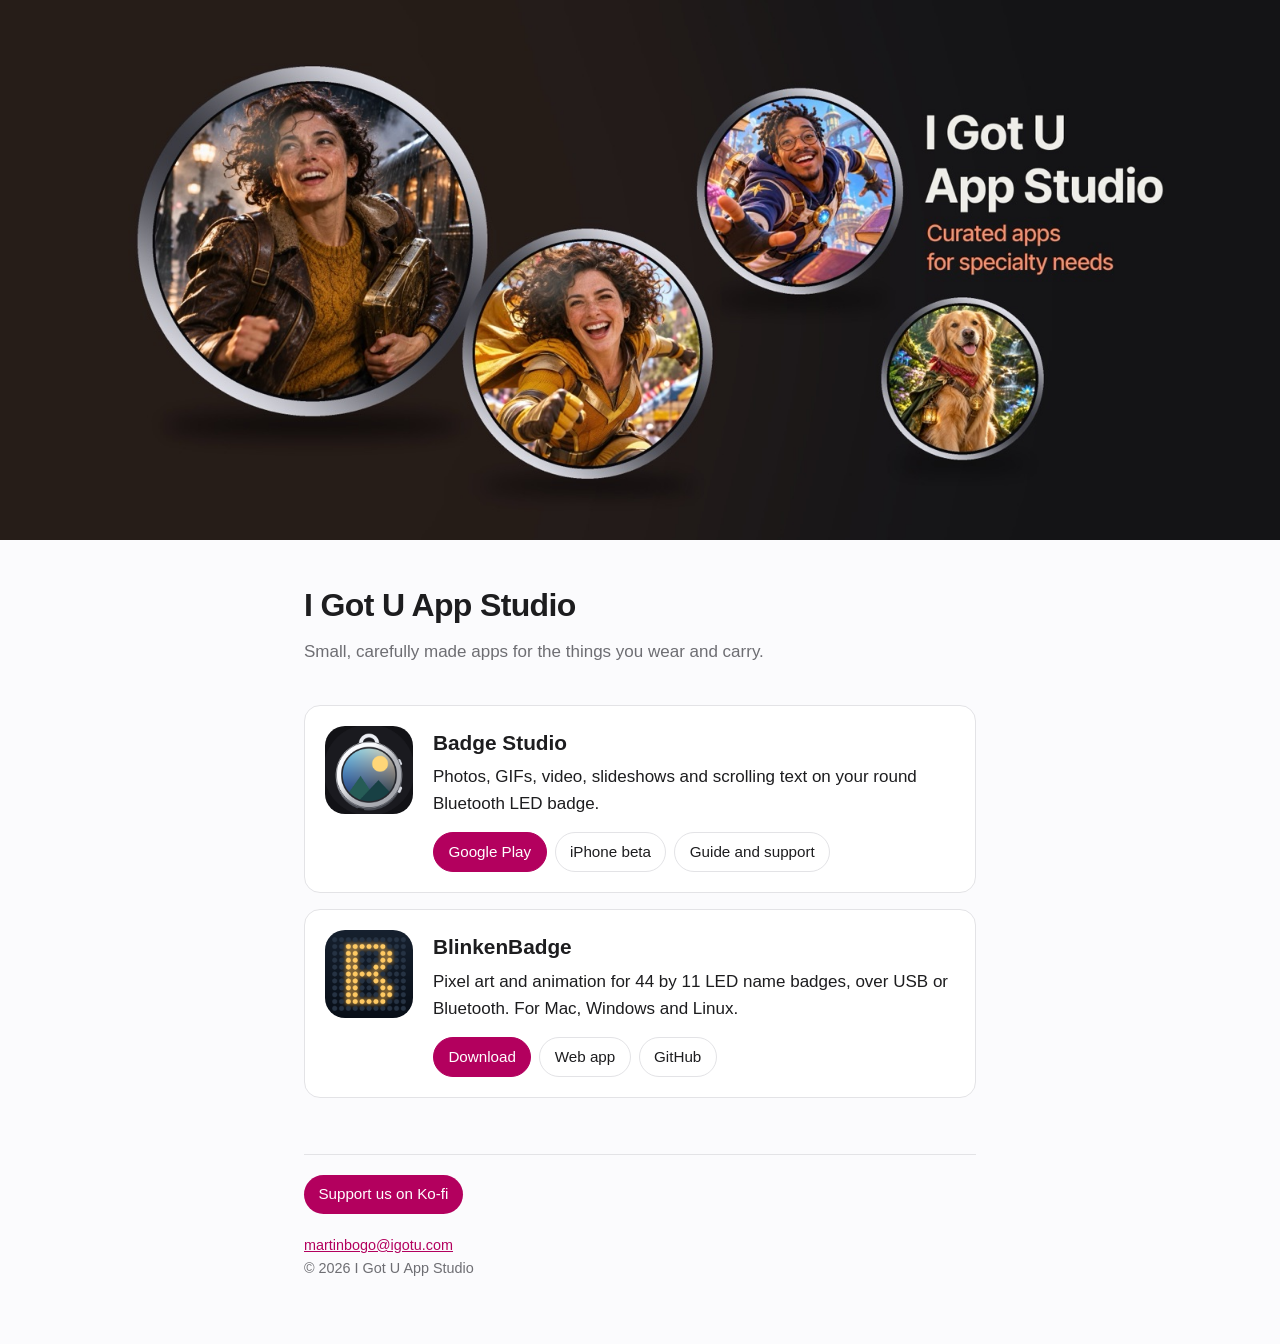
<file: index.html>
<!doctype html>
<html lang="en">
<head>
<meta charset="utf-8">
<meta name="viewport" content="width=device-width, initial-scale=1">
<title>I Got U App Studio</title>
<meta name="description" content="Small, carefully made apps for the things you wear and carry.">
<link rel="icon" href="img/badge-studio.png">
<link rel="apple-touch-icon" href="apple-touch-icon.png">
<style>
  :root { --bg:#fbfbfd; --fg:#1d1d1f; --muted:#6e6e73; --rule:#e3e3e6;
          --card:#fff; --accent:#b3005e; }
  @media (prefers-color-scheme: dark) {
    :root { --bg:#131316; --fg:#f2f2f4; --muted:#a1a1a8; --rule:#2c2c31;
            --card:#1b1b1f; --accent:#ff5fa8; }
  }
  * { box-sizing:border-box; }
  body { margin:0; background:var(--bg); color:var(--fg);
         font:17px/1.6 -apple-system,BlinkMacSystemFont,"Segoe UI",Roboto,sans-serif;
         -webkit-text-size-adjust:100%; }
  .hero { width:100%; aspect-ratio:16/9; max-height:60vh; object-fit:cover; display:block; }
  .wrap { max-width:44rem; margin:0 auto; padding:2.5rem 1rem 4rem; }
  h1 { font-size:2rem; margin:0 0 .4rem; letter-spacing:-.02em; }
  .tag { color:var(--muted); margin:0 0 2.5rem; }
  .app { display:flex; gap:1.25rem; align-items:flex-start; background:var(--card);
         border:1px solid var(--rule); border-radius:16px; padding:1.25rem; }
  .app + .app { margin-top:1rem; }
  .app img { width:88px; height:88px; border-radius:20px; flex:none; }
  .app h2 { font-size:1.3rem; margin:0 0 .25rem; }
  .app p { margin:0 0 .9rem; }
  .links { display:flex; flex-wrap:wrap; gap:.5rem; }
  .links a { display:inline-block; padding:.45rem .9rem; border-radius:999px;
             border:1px solid var(--rule); color:var(--fg); text-decoration:none;
             font-size:.95rem; }
  .links a.primary { background:var(--accent); border-color:var(--accent); color:#fff; }
  footer { margin-top:3.5rem; padding-top:1.25rem; border-top:1px solid var(--rule);
           color:var(--muted); font-size:.9rem; }
  footer a { color:var(--accent); }
  .support { margin:0 0 1.25rem; }
  .support a { display:inline-block; padding:.45rem .9rem; border-radius:999px;
               background:var(--accent); color:#fff; text-decoration:none; font-size:.95rem; }
  @media (max-width:30rem) { .app { flex-direction:column; } }
</style>
</head>
<body>
<img class="hero" src="img/header.jpg" alt="Four round LED badges showing portraits, beside the words I Got U App Studio, curated apps for specialty needs">
<div class="wrap">
  <h1>I Got U App Studio</h1>
  <p class="tag">Small, carefully made apps for the things you wear and carry.</p>

  <div class="app">
    <img src="img/badge-studio.png" alt="">
    <div>
      <h2>Badge Studio</h2>
      <p>Photos, GIFs, video, slideshows and scrolling text on your round Bluetooth LED badge.</p>
      <div class="links">
        <a class="primary" href="https://play.google.com/store/apps/details?id=com.martinbogo.badgestudio">Google Play</a>
        <a href="https://testflight.apple.com/join/g2HtWffq">iPhone beta</a>
        <a href="https://www.igotu.com/badgestudio">Guide and support</a>
      </div>
    </div>
  </div>

  <div class="app">
    <img src="img/blinkenbadge.png" alt="">
    <div>
      <h2>BlinkenBadge</h2>
      <p>Pixel art and animation for 44 by 11 LED name badges, over USB or Bluetooth. For Mac, Windows and Linux.</p>
      <div class="links">
        <a class="primary" href="https://github.com/martinbogo/BlinkenBadge/releases/latest">Download</a>
        <a href="blinkenbadge/">Web app</a>
        <a href="https://github.com/martinbogo/BlinkenBadge">GitHub</a>
      </div>
    </div>
  </div>

  <footer>
    <p class="support"><a href="https://ko-fi.com/martinbogo">Support us on Ko-fi</a></p>
    <a href="mailto:martinbogo@igotu.com">martinbogo@igotu.com</a><br>
    &copy; 2026 I Got U App Studio
  </footer>
</div>
</body>
</html>
</file>
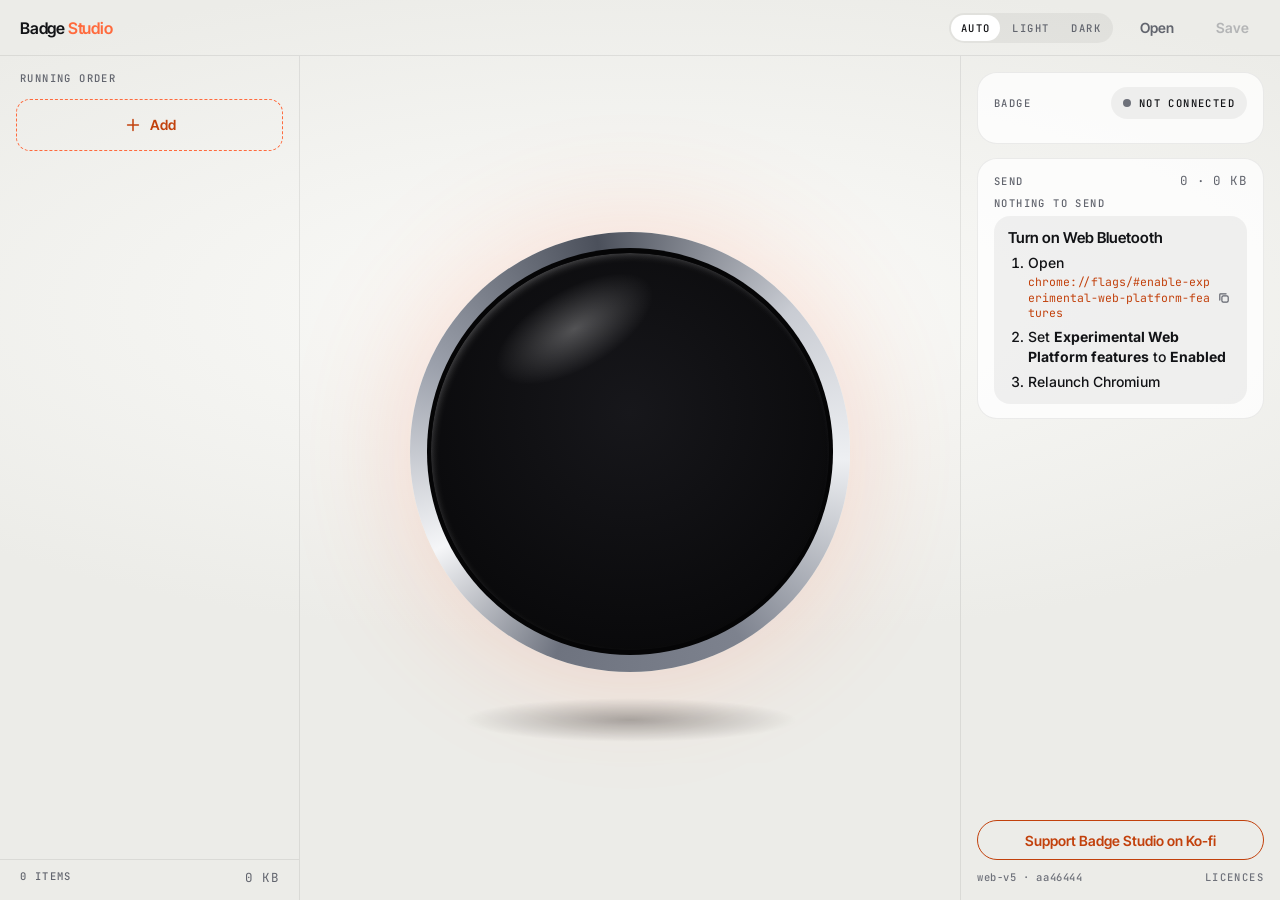
<file: badgestudio/index.html>
<!doctype html>
<html lang="en">
<head>
  <meta http-equiv="Content-Security-Policy" content="default-src &#39;self&#39;; script-src &#39;self&#39; &#39;wasm-unsafe-eval&#39;; style-src &#39;self&#39; &#39;unsafe-inline&#39;; img-src &#39;self&#39; data: blob:; media-src &#39;self&#39; blob:; font-src &#39;self&#39;; connect-src &#39;self&#39;; worker-src &#39;self&#39; blob:; object-src &#39;none&#39;; base-uri &#39;none&#39;; form-action &#39;none&#39;; frame-src &#39;none&#39;">

<meta charset="utf-8">
<meta name="viewport" content="width=device-width, initial-scale=1">
<meta name="color-scheme" content="dark light">
<script src="./theme.js"></script>
<title>Badge Studio</title>
<link rel="icon" href="data:image/svg+xml,%3Csvg xmlns='http://www.w3.org/2000/svg' viewBox='0 0 32 32'%3E%3Ccircle cx='16' cy='16' r='15' fill='%239CA1AC'/%3E%3Ccircle cx='16' cy='16' r='12.5' fill='%23050506'/%3E%3Ccircle cx='16' cy='16' r='11' fill='%23FF6A3D'/%3E%3C/svg%3E">
  <script type="module" crossorigin src="./assets/index-BttCLJ33.js"></script>
  <link rel="modulepreload" crossorigin href="./assets/rolldown-runtime-D6EKPMGT.js">
  <link rel="modulepreload" crossorigin href="./assets/core-i19GD2gi.js">
  <link rel="stylesheet" crossorigin href="./assets/index-3pujM0co.css">
</head>
<body>
<div id="root"></div>
</body>
</html>
</file>
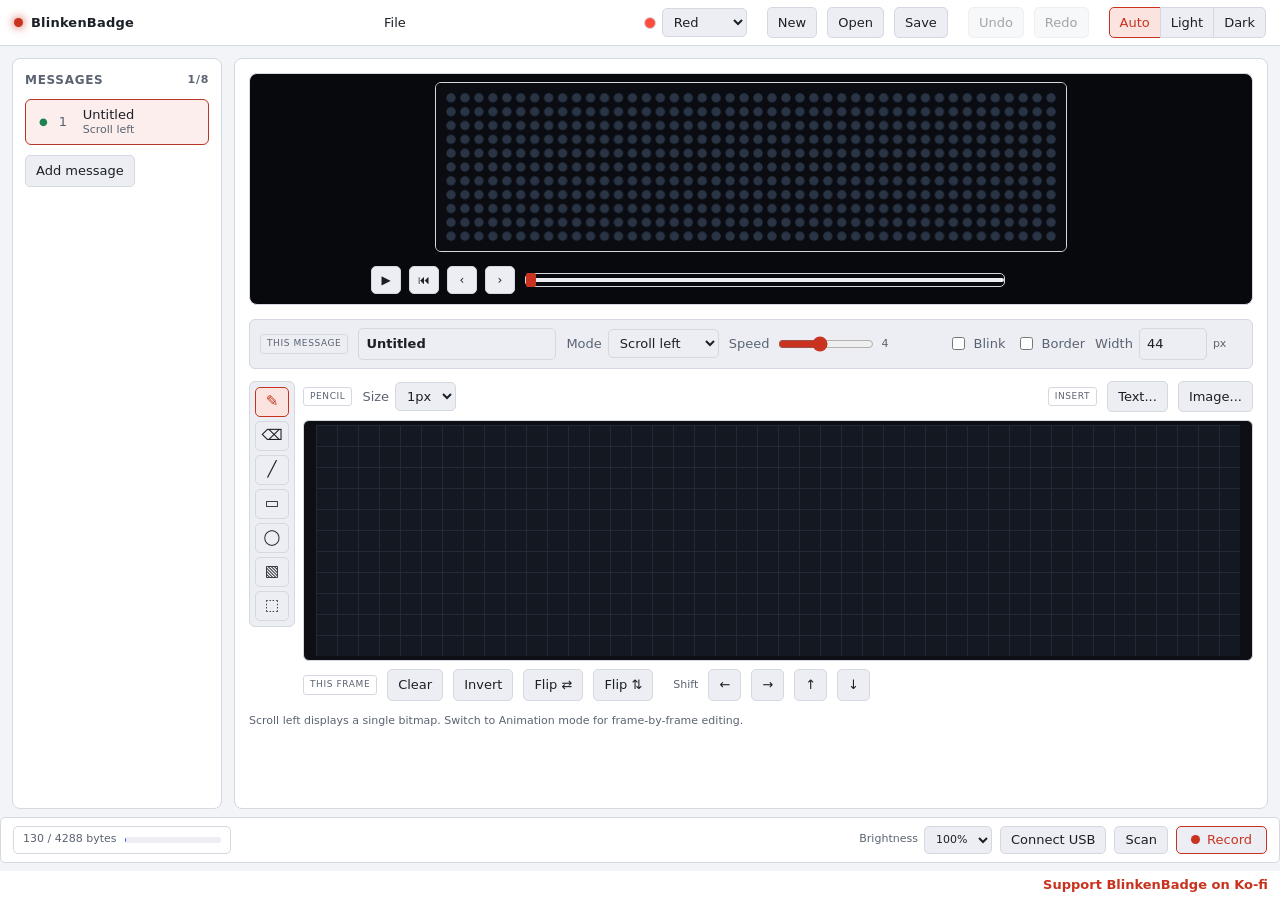
<file: blinkenbadge/index.html>
<!doctype html>
<html lang="en">
  <head>
    <meta http-equiv="Content-Security-Policy" content="default-src &#39;self&#39;; script-src &#39;self&#39;; style-src &#39;self&#39; &#39;unsafe-inline&#39;; img-src &#39;self&#39; data: blob:; connect-src &#39;self&#39;; object-src &#39;none&#39;; base-uri &#39;none&#39;; form-action &#39;none&#39;; frame-src &#39;none&#39;">

    <meta charset="UTF-8" />
    <link rel="icon" type="image/png" href="./favicon.png" />
    <meta name="viewport" content="width=device-width, initial-scale=1.0, viewport-fit=cover" />
    <title>BlinkenBadge</title>
    <script type="module" crossorigin src="./assets/index-D1yFQjX2.js"></script>
  </head>

  <body>
    <div id="root"></div>
  </body>
</html>
</file>
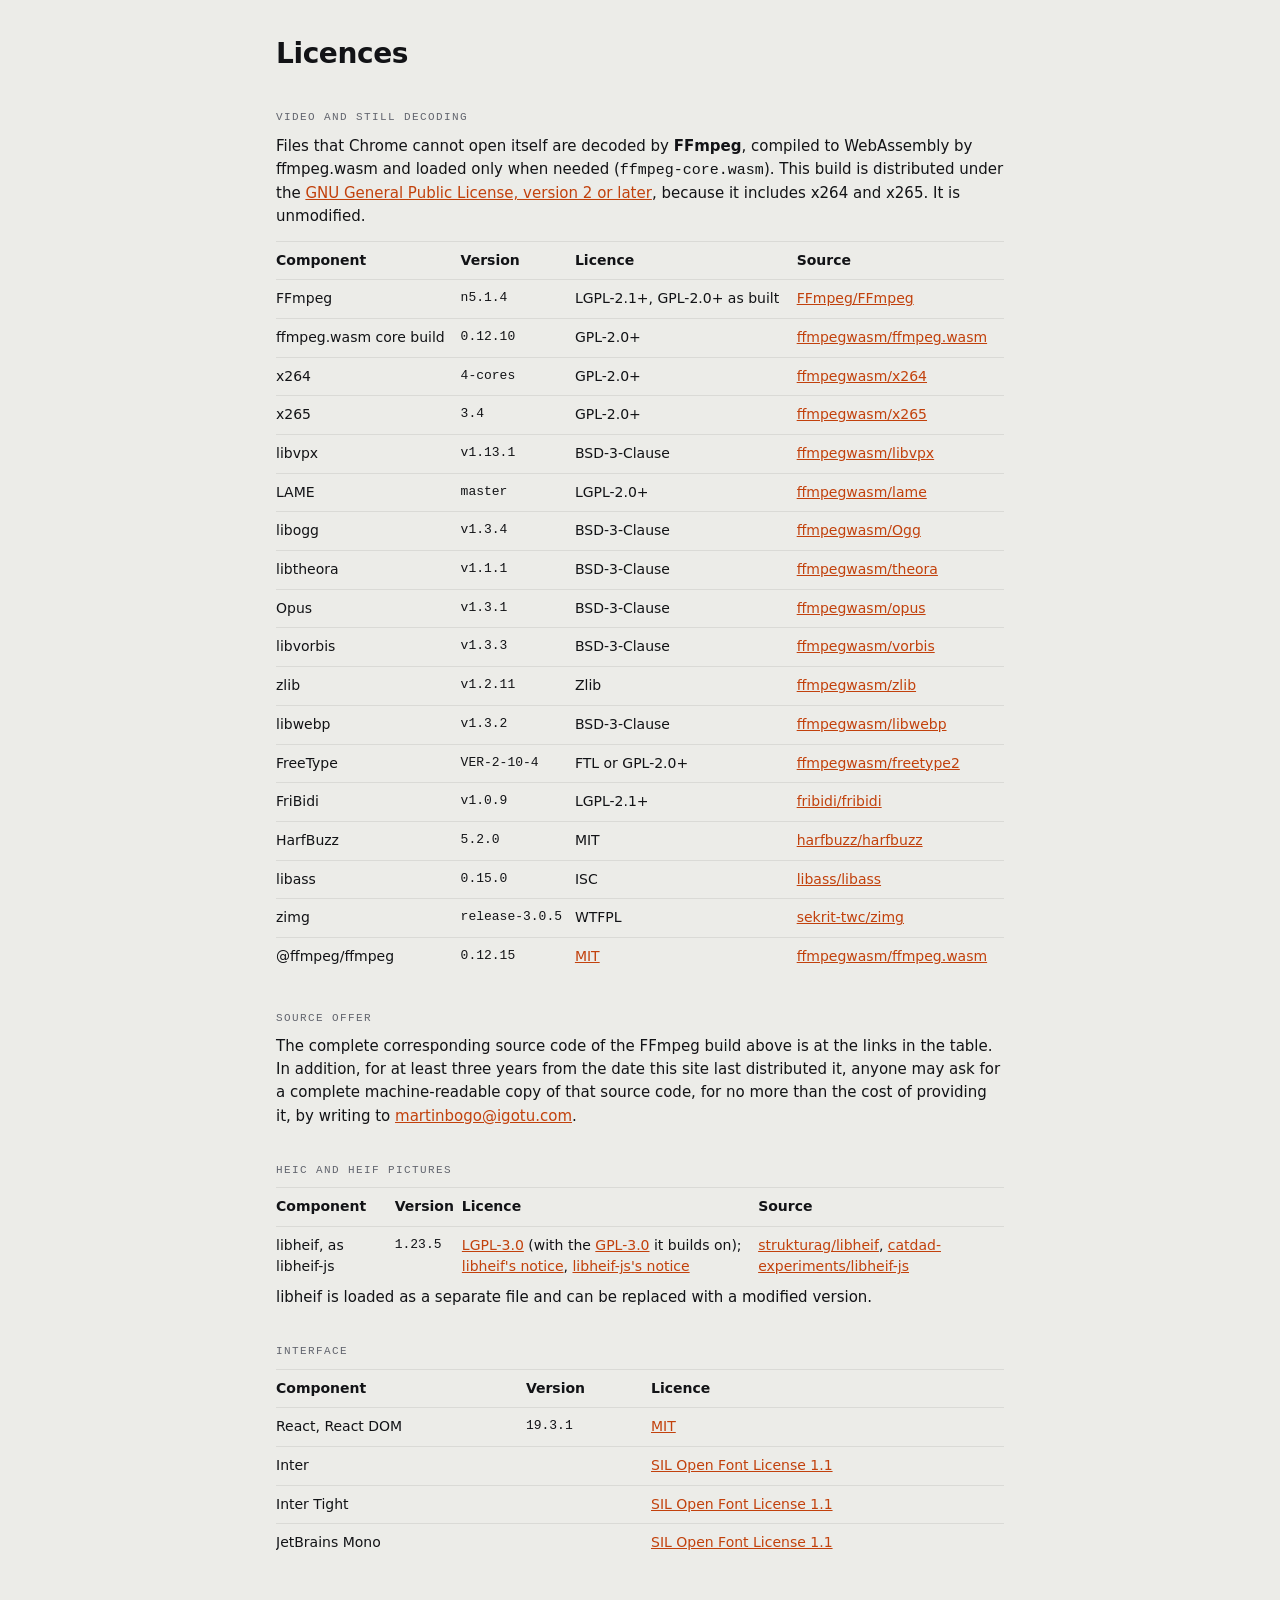
<file: badgestudio/licences.html>
<!doctype html>
<html lang="en">
<head>
<meta charset="utf-8">
<meta name="viewport" content="width=device-width, initial-scale=1">
<meta name="color-scheme" content="dark light">
<meta http-equiv="Content-Security-Policy" content="default-src 'none'; script-src 'self'; style-src 'unsafe-inline'; base-uri 'none'; form-action 'none'">
<script src="theme.js"></script>
<title>Badge Studio Licences</title>
<style>
  :root { --ground:#0a0a0c; --text:#f2f2f4; --muted:#8e919b; --hairline:rgba(255,255,255,.08); --accent:#ff6a3d; color-scheme: dark; }
  @media (prefers-color-scheme: light) {
    :root:not([data-theme="dark"]) { --ground:#ececE8; --text:#121316; --muted:#62656e; --hairline:rgba(0,0,0,.08); --accent:#c2410c; color-scheme: light; }
  }
  :root[data-theme="light"] { --ground:#ececE8; --text:#121316; --muted:#62656e; --hairline:rgba(0,0,0,.08); --accent:#c2410c; color-scheme: light; }
  * { box-sizing: border-box; }
  body { margin: 0; background: var(--ground); color: var(--text); font: 15px/1.55 system-ui, -apple-system, "Segoe UI", sans-serif; }
  main { max-width: 760px; margin: 0 auto; padding: 32px 16px 64px; }
  h1 { font-size: 28px; letter-spacing: -.4px; margin: 0 0 24px; }
  h2 { font: 500 11px/1.2 ui-monospace, Menlo, Consolas, monospace; letter-spacing: 1.4px; text-transform: uppercase; color: var(--muted); margin: 36px 0 10px; }
  table { width: 100%; border-collapse: collapse; font-size: 14px; }
  th, td { text-align: left; padding: 8px 8px 8px 0; border-top: 1px solid var(--hairline); vertical-align: top; }
  th { font-weight: 600; }
  td.v { font-family: ui-monospace, Menlo, Consolas, monospace; font-size: 13px; white-space: nowrap; }
  a { color: var(--accent); }
  p { margin: 0 0 12px; }
  .wrap { overflow-x: auto; }
</style>
</head>
<body>
<main>
<h1>Licences</h1>

<h2>Video and still decoding</h2>
<p>Files that Chrome cannot open itself are decoded by <strong>FFmpeg</strong>, compiled to WebAssembly by ffmpeg.wasm and loaded only when needed (<code>ffmpeg-core.wasm</code>). This build is distributed under the <a href="licenses/gpl-2.0.txt">GNU General Public License, version 2 or later</a>, because it includes x264 and x265. It is unmodified.</p>
<div class="wrap"><table>
<tr><th>Component</th><th>Version</th><th>Licence</th><th>Source</th></tr>
<tr><td>FFmpeg</td><td class="v">n5.1.4</td><td>LGPL-2.1+, GPL-2.0+ as built</td><td><a href="https://github.com/FFmpeg/FFmpeg/tree/n5.1.4">FFmpeg/FFmpeg</a></td></tr>
<tr><td>ffmpeg.wasm core build</td><td class="v">0.12.10</td><td>GPL-2.0+</td><td><a href="https://github.com/ffmpegwasm/ffmpeg.wasm/tree/v0.12.10">ffmpegwasm/ffmpeg.wasm</a></td></tr>
<tr><td>x264</td><td class="v">4-cores</td><td>GPL-2.0+</td><td><a href="https://github.com/ffmpegwasm/x264/tree/4-cores">ffmpegwasm/x264</a></td></tr>
<tr><td>x265</td><td class="v">3.4</td><td>GPL-2.0+</td><td><a href="https://github.com/ffmpegwasm/x265/tree/3.4">ffmpegwasm/x265</a></td></tr>
<tr><td>libvpx</td><td class="v">v1.13.1</td><td>BSD-3-Clause</td><td><a href="https://github.com/ffmpegwasm/libvpx/tree/v1.13.1">ffmpegwasm/libvpx</a></td></tr>
<tr><td>LAME</td><td class="v">master</td><td>LGPL-2.0+</td><td><a href="https://github.com/ffmpegwasm/lame">ffmpegwasm/lame</a></td></tr>
<tr><td>libogg</td><td class="v">v1.3.4</td><td>BSD-3-Clause</td><td><a href="https://github.com/ffmpegwasm/Ogg/tree/v1.3.4">ffmpegwasm/Ogg</a></td></tr>
<tr><td>libtheora</td><td class="v">v1.1.1</td><td>BSD-3-Clause</td><td><a href="https://github.com/ffmpegwasm/theora/tree/v1.1.1">ffmpegwasm/theora</a></td></tr>
<tr><td>Opus</td><td class="v">v1.3.1</td><td>BSD-3-Clause</td><td><a href="https://github.com/ffmpegwasm/opus/tree/v1.3.1">ffmpegwasm/opus</a></td></tr>
<tr><td>libvorbis</td><td class="v">v1.3.3</td><td>BSD-3-Clause</td><td><a href="https://github.com/ffmpegwasm/vorbis/tree/v1.3.3">ffmpegwasm/vorbis</a></td></tr>
<tr><td>zlib</td><td class="v">v1.2.11</td><td>Zlib</td><td><a href="https://github.com/ffmpegwasm/zlib/tree/v1.2.11">ffmpegwasm/zlib</a></td></tr>
<tr><td>libwebp</td><td class="v">v1.3.2</td><td>BSD-3-Clause</td><td><a href="https://github.com/ffmpegwasm/libwebp/tree/v1.3.2">ffmpegwasm/libwebp</a></td></tr>
<tr><td>FreeType</td><td class="v">VER-2-10-4</td><td>FTL or GPL-2.0+</td><td><a href="https://github.com/ffmpegwasm/freetype2/tree/VER-2-10-4">ffmpegwasm/freetype2</a></td></tr>
<tr><td>FriBidi</td><td class="v">v1.0.9</td><td>LGPL-2.1+</td><td><a href="https://github.com/fribidi/fribidi/tree/v1.0.9">fribidi/fribidi</a></td></tr>
<tr><td>HarfBuzz</td><td class="v">5.2.0</td><td>MIT</td><td><a href="https://github.com/harfbuzz/harfbuzz/tree/5.2.0">harfbuzz/harfbuzz</a></td></tr>
<tr><td>libass</td><td class="v">0.15.0</td><td>ISC</td><td><a href="https://github.com/libass/libass/tree/0.15.0">libass/libass</a></td></tr>
<tr><td>zimg</td><td class="v">release-3.0.5</td><td>WTFPL</td><td><a href="https://github.com/sekrit-twc/zimg/tree/release-3.0.5">sekrit-twc/zimg</a></td></tr>
<tr><td>@ffmpeg/ffmpeg</td><td class="v">0.12.15</td><td><a href="licenses/ffmpeg.wasm-MIT.txt">MIT</a></td><td><a href="https://github.com/ffmpegwasm/ffmpeg.wasm">ffmpegwasm/ffmpeg.wasm</a></td></tr>
</table></div>

<h2>Source offer</h2>
<p>The complete corresponding source code of the FFmpeg build above is at the links in the table. In addition, for at least three years from the date this site last distributed it, anyone may ask for a complete machine-readable copy of that source code, for no more than the cost of providing it, by writing to <a href="mailto:martinbogo@igotu.com">martinbogo@igotu.com</a>.</p>

<h2>HEIC and HEIF pictures</h2>
<div class="wrap"><table>
<tr><th>Component</th><th>Version</th><th>Licence</th><th>Source</th></tr>
<tr><td>libheif, as libheif-js</td><td class="v">1.23.5</td><td><a href="licenses/lgpl-3.0.txt">LGPL-3.0</a> (with the <a href="licenses/gpl-3.0.txt">GPL-3.0</a> it builds on); <a href="licenses/libheif-COPYING.txt">libheif's notice</a>, <a href="licenses/libheif-js-LICENSE.txt">libheif-js's notice</a></td><td><a href="https://github.com/strukturag/libheif">strukturag/libheif</a>, <a href="https://github.com/catdad-experiments/libheif-js/tree/v1.23.5">catdad-experiments/libheif-js</a></td></tr>
</table></div>
<p>libheif is loaded as a separate file and can be replaced with a modified version.</p>

<h2>Interface</h2>
<div class="wrap"><table>
<tr><th>Component</th><th>Version</th><th>Licence</th></tr>
<tr><td>React, React DOM</td><td class="v">19.3.1</td><td><a href="licenses/react-MIT.txt">MIT</a></td></tr>
<tr><td>Inter</td><td class="v"></td><td><a href="licenses/OFL-Inter.txt">SIL Open Font License 1.1</a></td></tr>
<tr><td>Inter Tight</td><td class="v"></td><td><a href="licenses/OFL-InterTight.txt">SIL Open Font License 1.1</a></td></tr>
<tr><td>JetBrains Mono</td><td class="v"></td><td><a href="licenses/OFL-JetBrainsMono.txt">SIL Open Font License 1.1</a></td></tr>
</table></div>
</main>
</body>
</html>
</file>
<file: badgestudio/assets/index-3pujM0co.css>
@font-face{font-family:Inter;src:url(./Inter-VF2RPR_K.ttf)format("truetype");font-weight:100 900;font-display:swap}@font-face{font-family:Inter Tight;src:url(./InterTight-BjjQnp0H.ttf)format("truetype");font-weight:100 900;font-display:swap}@font-face{font-family:JetBrains Mono;src:url(./JetBrainsMono--VKQJH3W.ttf)format("truetype");font-weight:100 800;font-display:swap}:root{--accent:#ff6a3d;--on-accent:#160a05;--ground:#0a0a0c;--pool:#1c1c21;--text:#f2f2f4;--muted:#8e919b;--faint:#6b6e78;--hairline:#ffffff14;--glass:#1e1e22b8;--glass-line:#ffffff1a;--well:#00000059;--segment-on:#ffffff24;--track:#ffffff1a;--floor:#ffffff29;--ok:#3ddc97;--accent-text:#ff6a3d;--destructive:#ff453a;--row-hover:#ffffff0a;--row-on:#ffffff12;--lightningcss-light: ;--lightningcss-dark:initial;color-scheme:dark}@media (prefers-color-scheme:light){:root:not([data-theme=dark]){--ground:#ecece8;--pool:#fbfbf9;--text:#121316;--muted:#62656e;--faint:#6e717a;--hairline:#00000014;--glass:#ffffffbd;--glass-line:#00000012;--well:#0000000d;--segment-on:#fff;--track:#00000014;--floor:#0000004d;--ok:#0f8a5f;--accent-text:#c2410c;--destructive:#d70015;--row-hover:#00000008;--row-on:#0000000d;--lightningcss-light:initial;--lightningcss-dark: ;color-scheme:light}}:root[data-theme=light]{--ground:#ecece8;--pool:#fbfbf9;--text:#121316;--muted:#62656e;--faint:#6e717a;--hairline:#00000014;--glass:#ffffffbd;--glass-line:#00000012;--well:#0000000d;--segment-on:#fff;--track:#00000014;--floor:#0000004d;--ok:#0f8a5f;--accent-text:#c2410c;--destructive:#d70015;--row-hover:#00000008;--row-on:#0000000d;--lightningcss-light:initial;--lightningcss-dark: ;color-scheme:light}*{box-sizing:border-box}html,body,#root{height:100%}body{background:var(--ground);color:var(--text);-webkit-font-smoothing:antialiased;margin:0;font:500 15px/1.4 Inter,system-ui,sans-serif}button{font:inherit;color:inherit}:focus-visible{outline:2px solid var(--accent);outline-offset:2px}.label{letter-spacing:1.4px;text-transform:uppercase;color:var(--muted);font:500 10.5px/1.2 JetBrains Mono,ui-monospace,monospace}.figure{letter-spacing:.4px;font-variant-numeric:tabular-nums;font:400 12.5px/1.3 JetBrains Mono,ui-monospace,monospace}.readout{letter-spacing:-.5px;font-variant-numeric:tabular-nums;font:500 30px/1 JetBrains Mono,ui-monospace,monospace}.display{letter-spacing:-.8px;font:600 34px/1.1 Inter Tight,Inter,sans-serif}.title{letter-spacing:-.5px;font:600 24px/1.15 Inter Tight,Inter,sans-serif}.muted{color:var(--muted)}.accent{color:var(--accent-text)}.danger{color:var(--destructive)}.ok{color:var(--ok)}.app{background:radial-gradient(120% 60% at 50% 34%, var(--pool) 0%, var(--ground) 62%);grid-template:"top top top"56px"order stage side"minmax(0,1fr)/300px minmax(420px,1fr) 320px;height:100%;display:grid}.top{border-bottom:1px solid var(--hairline);grid-area:top;align-items:center;gap:12px;padding:0 16px 0 20px;display:flex}.brand{letter-spacing:-.2px;font:600 16px Inter Tight,sans-serif}.brand b{color:var(--accent);font-weight:600}.spacer{flex:1}.order{border-right:1px solid var(--hairline);flex-direction:column;grid-area:order;min-height:0;display:flex}.stage{flex-direction:column;grid-area:stage;justify-content:center;align-items:center;gap:20px;min-width:0;padding:24px;display:flex;overflow:auto}.side{border-left:1px solid var(--hairline);flex-direction:column;grid-area:side;gap:14px;padding:16px;display:flex;overflow:auto}@media (width<=1080px){.app{grid-template:"top top"56px"order stage"minmax(0,1fr)"side side"/260px minmax(0,1fr);height:auto;min-height:100%}.side{border-left:0;border-top:1px solid var(--hairline);grid-template-columns:repeat(auto-fit,minmax(260px,1fr));display:grid}}@media (width<=720px){.app{grid-template-columns:1fr;grid-template-areas:"top""stage""order""side"}.order{border-right:0;border-top:1px solid var(--hairline)}}.btn{border:1px solid var(--glass-line);background:var(--glass);cursor:pointer;white-space:nowrap;border-radius:18px;align-items:center;gap:8px;height:36px;padding:0 14px;font:600 14px Inter Tight,Inter,sans-serif;display:inline-flex}.btn:hover{background:var(--segment-on)}.btn:disabled{opacity:.4;cursor:default}.btn.icon{justify-content:center;width:36px;padding:0}.btn.quiet{color:var(--muted);background:0 0;border-color:#0000}.btn.quiet:hover{color:var(--text);background:var(--row-hover)}.primary{cursor:pointer;background:var(--accent);width:100%;height:52px;color:var(--on-accent);border:0;border-radius:26px;justify-content:center;align-items:center;gap:10px;font:600 16px Inter Tight,Inter,sans-serif;display:flex;box-shadow:inset 0 1px #ffffff59,0 8px 28px #ff6a3d59}.primary:hover{filter:brightness(1.06)}.primary:disabled{opacity:.45;cursor:default;box-shadow:none;filter:none}.kbd{opacity:.65;font:500 11px JetBrains Mono,monospace}.segmented{background:var(--well);border-radius:22px;gap:2px;padding:3px;display:inline-flex}.segmented button{cursor:pointer;letter-spacing:1.4px;text-transform:uppercase;height:34px;color:var(--muted);background:0 0;border:0;border-radius:17px;padding:0 16px;font:500 10.5px JetBrains Mono,monospace}.segmented button[aria-pressed=true]{background:var(--segment-on);color:var(--text)}.card{background:var(--glass);border:1px solid var(--glass-line);border-radius:20px;padding:14px 16px}.card-head{justify-content:space-between;align-items:center;margin-bottom:10px;display:flex}.rows>div{border-top:1px solid var(--hairline);justify-content:space-between;align-items:baseline;padding:6px 0;display:flex}.rows>div:first-child{border-top:0}.meter{background:var(--track);border-radius:3px;height:6px;margin-top:8px;overflow:hidden}.meter>i{background:var(--text);opacity:.8;border-radius:3px;height:100%;display:block}.meter>i.over{background:var(--destructive);opacity:1}.chip{background:var(--well);border-radius:16px;align-items:center;gap:8px;height:32px;padding:0 12px;display:inline-flex}.dot{background:var(--faint);border-radius:50%;width:8px;height:8px}.dot.live{background:var(--ok);box-shadow:0 0 8px var(--ok)}.dot.busy{background:var(--accent);box-shadow:0 0 8px var(--accent);animation:1.2s ease-in-out infinite pulse}@keyframes pulse{50%{opacity:.35}}input[type=range]{width:100%;accent-color:var(--accent)}.order-head{justify-content:space-between;align-items:center;padding:16px 16px 10px 20px;display:flex}.list{flex:1;min-height:0;padding:0 8px 8px;overflow:auto}.row{cursor:pointer;user-select:none;border-radius:14px;grid-template-columns:44px minmax(0,1fr) auto;align-items:center;gap:12px;padding:8px 10px;display:grid;position:relative}.row:hover{background:var(--row-hover)}.row[aria-selected=true]{background:var(--row-on)}.row.current:before{content:"";background:var(--accent);width:3px;box-shadow:0 0 8px var(--accent);border-radius:2px;position:absolute;top:14px;bottom:14px;left:0}.row.drop-before{box-shadow:inset 0 2px 0 var(--accent)}.row.drop-after{box-shadow:inset 0 -2px 0 var(--accent)}.row .name{text-overflow:ellipsis;white-space:nowrap;overflow:hidden}.row .remove{opacity:0}.row:hover .remove,.row:focus-within .remove{opacity:1}.row .sent{color:var(--faint)}.coin{background:conic-gradient(from 200deg, #6e737f 0, #f5f6f8 12%, #9ca1ac 26%, #4b505b 42%, #c9ccd3 58%, #edeff2 70%, #7d828e 86%, #6e737f 100%);border-radius:50%;width:44px;height:44px;padding:2px}.coin>div{background:#050506;border-radius:50%;width:100%;height:100%;padding:1px}.coin img{object-fit:cover;background:#000;border-radius:50%;width:100%;height:100%;display:block}.add-row{border:1.5px dashed var(--glass-line);cursor:pointer;height:52px;color:var(--muted);background:0 0;border-radius:14px;justify-content:center;align-items:center;gap:8px;width:calc(100% - 16px);margin:4px 8px 12px;font:600 14px Inter Tight,sans-serif;display:flex}.add-row:hover{color:var(--text);border-color:var(--muted)}.order-foot{border-top:1px solid var(--hairline);justify-content:space-between;padding:10px 20px 14px;display:flex}.badge-wrap{width:var(--d);height:var(--d);margin-bottom:calc(var(--d) * .12);flex:none;position:relative}.badge{padding:calc(var(--d) * .038);background:conic-gradient(from 200deg, #6e737f 0, #f5f6f8 12%, #9ca1ac 26%, #4b505b 42%, #c9ccd3 58%, #edeff2 70%, #7d828e 86%, #6e737f 100%);box-shadow:0 0 calc(var(--d) * .28) var(--glow,#ff6a3d38);border-radius:50%;position:absolute;inset:0}.badge .gasket{width:100%;height:100%;padding:calc(var(--d) * .01);background:#050506;border-radius:50%}.badge .screen{background:#000;border-radius:50%;width:100%;height:100%;position:relative;overflow:hidden}.badge .screen img,.badge .screen canvas{object-fit:cover;width:100%;height:100%;display:block}.badge .screen:after{content:"";pointer-events:none;background:radial-gradient(circle,#0000 64%,#0000004d 100%);border-radius:50%;position:absolute;inset:0;box-shadow:inset 3px 4px 10px -4px #ffffff59}.badge .glint{pointer-events:none;opacity:.55;background:radial-gradient(closest-side,#ffffff80,#0000);border-radius:50%;width:44%;height:20%;position:absolute;top:9%;left:14%;transform:rotate(-30deg)}.badge-floor{background:radial-gradient(closest-side, var(--floor), transparent);pointer-events:none;border-radius:50%;width:76%;height:10%;position:absolute;top:106%;left:12%}.ring{inset:calc(var(--d) * -.0365);width:calc(var(--d) * 1.073);height:calc(var(--d) * 1.073);pointer-events:none;position:absolute;overflow:visible}.ring circle{fill:none;stroke-width:3px}.ring .track{stroke:var(--track)}.ring .arc{stroke:var(--accent);stroke-linecap:round;filter:drop-shadow(0 0 6px var(--accent));transition:stroke-dashoffset .4s linear}.empty-screen{color:#ffffffb3;cursor:pointer;background:radial-gradient(circle at 50% 40%,#17171b,#050506);border:0;flex-direction:column;justify-content:center;align-items:center;gap:10px;width:100%;height:100%;display:flex}.empty-screen:hover{color:#fff}.caption{text-align:center;flex-direction:column;align-items:center;gap:10px;max-width:520px;display:flex}.caption .name-edit{color:inherit;text-align:center;background:0 0;border:0;border-bottom:2px solid #0000;width:100%;padding:0 0 2px}.caption .name-edit:hover{border-bottom-color:var(--hairline)}.caption .name-edit:focus{border-bottom-color:var(--accent);outline:none}.figures{justify-content:center;gap:22px;display:flex}.figures>div{flex-direction:column;align-items:center;gap:4px;display:flex}.tools{flex-wrap:wrap;justify-content:center;align-items:center;gap:12px;display:flex}.slider{grid-template-columns:auto 1fr auto;align-items:center;gap:12px;width:min(420px,100%);display:grid}.send-status{flex-direction:column;gap:6px;display:flex}.files{flex-direction:column;gap:6px;margin-top:10px;display:flex}.files>div{justify-content:space-between;gap:8px;display:flex}.log{white-space:pre-wrap;word-break:break-all;max-height:260px;color:var(--muted);margin:0;font:400 11px/1.45 JetBrains Mono,monospace;overflow:auto}details>summary{cursor:pointer;justify-content:space-between;align-items:center;list-style:none;display:flex}details>summary::-webkit-details-marker{display:none}.trim{flex-direction:column;align-items:center;gap:16px;width:min(560px,100%);display:flex}.drop{border:2px dashed var(--accent);backdrop-filter:blur(6px);pointer-events:none;z-index:10;background:#0a0a0c8c;border-radius:28px;justify-content:center;align-items:center;display:flex;position:fixed;inset:12px}.toast{background:var(--glass);border:1px solid var(--glass-line);backdrop-filter:blur(20px);z-index:20;border-radius:22px;max-width:min(560px,90vw);padding:10px 18px;position:fixed;bottom:24px;left:50%;transform:translate(-50%)}.busy-veil{color:#fff;background:#00000073;border-radius:50%;justify-content:center;align-items:center;display:flex;position:absolute;inset:0}.row .label{white-space:nowrap;text-overflow:ellipsis;overflow:hidden}.btn.go{background:var(--accent);color:var(--on-accent);border-color:#0000}.btn.go:hover{background:var(--accent);filter:brightness(1.06)}.field{border:0;border-bottom:2px solid var(--hairline);width:min(420px,100%);color:var(--text);text-align:center;background:0 0;padding:4px 0 6px;font:600 26px/1.2 Inter Tight,Inter,sans-serif}.field:focus{border-bottom-color:var(--accent);outline:none}.field::placeholder{color:var(--faint)}.swatch-row{grid-template-columns:96px 1fr;align-items:center;gap:12px;width:min(420px,100%);display:grid}.swatches{flex-wrap:wrap;gap:8px;display:flex}.swatch{border:1px solid var(--glass-line);cursor:pointer;border-radius:50%;width:30px;height:30px;padding:0;position:relative}.swatch[aria-checked=true],.swatch.other.on{outline:2px solid var(--text);outline-offset:2px}.swatch.other{background:conic-gradient(#e5384f,#ff9500,#14a36b,#2f5bff,#7a3cff,#e5384f);display:inline-block}.swatch.other input{opacity:0;cursor:pointer;width:100%;height:100%;position:absolute;inset:0}.trim-frame{aspect-ratio:1;width:min(360px,100%);box-shadow:0 0 0 6px var(--glass-line);background:#000;border-radius:50%;justify-content:center;align-items:center;display:flex;overflow:hidden}.trim-video{object-fit:cover;width:100%;height:100%;display:block}.add-wrap{margin:4px 8px 12px;position:relative}.add-wrap .add-row{width:100%;margin:0}.add-row.lit{border-color:var(--accent);color:var(--accent-text)}.menu{z-index:5;background:var(--glass);border:1px solid var(--glass-line);backdrop-filter:blur(24px);border-radius:16px;flex-direction:column;padding:6px;display:flex;position:absolute;top:calc(100% + 6px);left:0;right:0;box-shadow:0 16px 40px #00000059}.menu button{text-align:left;cursor:pointer;background:0 0;border:0;border-radius:10px;justify-content:space-between;align-items:center;padding:10px 12px;font:500 15px Inter,sans-serif;display:flex}.menu button:hover,.menu button:focus-visible{background:var(--row-on)}.framing{cursor:grab;touch-action:none}.framing:active{cursor:grabbing}.strip{flex-wrap:wrap;justify-content:center;gap:10px;max-width:min(640px,100%);display:flex}.slide{cursor:grab;flex-direction:column;align-items:center;gap:4px;display:flex;position:relative}.slide.dragging{opacity:.35}.slide .coin{width:56px;height:56px}.slide-x{border:1px solid var(--glass-line);background:var(--glass);cursor:pointer;opacity:0;border-radius:50%;justify-content:center;align-items:center;width:22px;height:22px;padding:0;display:flex;position:absolute;top:-4px;right:-4px}.slide:hover .slide-x,.slide-x:focus-visible{opacity:1}.add-slide{cursor:default}.coin-add{border:1.5px dashed var(--glass-line);width:56px;height:56px;color:var(--muted);cursor:pointer;background:0 0;border-radius:50%;justify-content:center;align-items:center;display:flex}.coin-add:hover{color:var(--text);border-color:var(--muted)}.add-slide .menu{width:220px;left:50%;right:auto;transform:translate(-50%)}.picker{width:min(560px,100%)}.picker-grid{background:var(--well);border-radius:16px;grid-template-columns:repeat(auto-fill,minmax(96px,1fr));gap:10px;max-height:260px;margin-bottom:10px;padding:10px;display:grid;overflow:auto}.pick{cursor:pointer;border-radius:12px;flex-direction:column;align-items:center;gap:6px;padding:8px 6px;display:flex;position:relative}.pick input{accent-color:var(--accent);position:absolute;top:6px;left:6px}.pick.on{background:var(--row-on);box-shadow:inset 0 0 0 2px var(--accent)}.pick .name{text-overflow:ellipsis;white-space:nowrap;max-width:100%;font-size:12px;overflow:hidden}.veil{backdrop-filter:blur(4px);z-index:30;background:#00000073;justify-content:center;align-items:center;padding:16px;display:flex;position:fixed;inset:0}.dialog{flex-direction:column;gap:6px;width:min(420px,100%);padding:22px 22px 18px;display:flex}.legal{flex-direction:column;gap:10px;margin-top:auto;padding-top:8px;display:flex}.legal-row{white-space:nowrap;justify-content:space-between;align-items:baseline;gap:12px;display:flex}.legal .build{letter-spacing:.6px;color:var(--faint);user-select:all;font:500 10.5px JetBrains Mono,monospace}.legal a{letter-spacing:1.4px;text-transform:uppercase;color:var(--faint);font:500 10.5px JetBrains Mono,monospace;text-decoration:none}.legal a:hover{color:var(--muted);text-decoration:underline}.support{background:var(--well);border-radius:16px;padding:12px 14px}.support-title{margin-bottom:6px;font:600 15px Inter Tight,Inter,sans-serif}.support ol{flex-direction:column;gap:6px;margin:0;padding-left:20px;font-size:14px;display:flex}.flag-url{align-items:center;gap:4px;margin-top:2px;display:flex}.flag-url code{word-break:break-all;color:var(--accent-text);user-select:all;font:400 11.5px/1.35 JetBrains Mono,monospace}.legal a.support-link{border:1.5px solid var(--accent-text);height:40px;color:var(--accent-text);letter-spacing:0;text-transform:none;border-radius:20px;justify-content:center;align-items:center;font:600 14px Inter Tight,Inter,sans-serif;display:flex}.legal a.support-link:hover{color:var(--on-accent);background:var(--accent);border-color:var(--accent);text-decoration:none}.segmented.small{border-radius:16px;padding:2px}.segmented.small button{border-radius:13px;height:26px;padding:0 10px}
</file>
